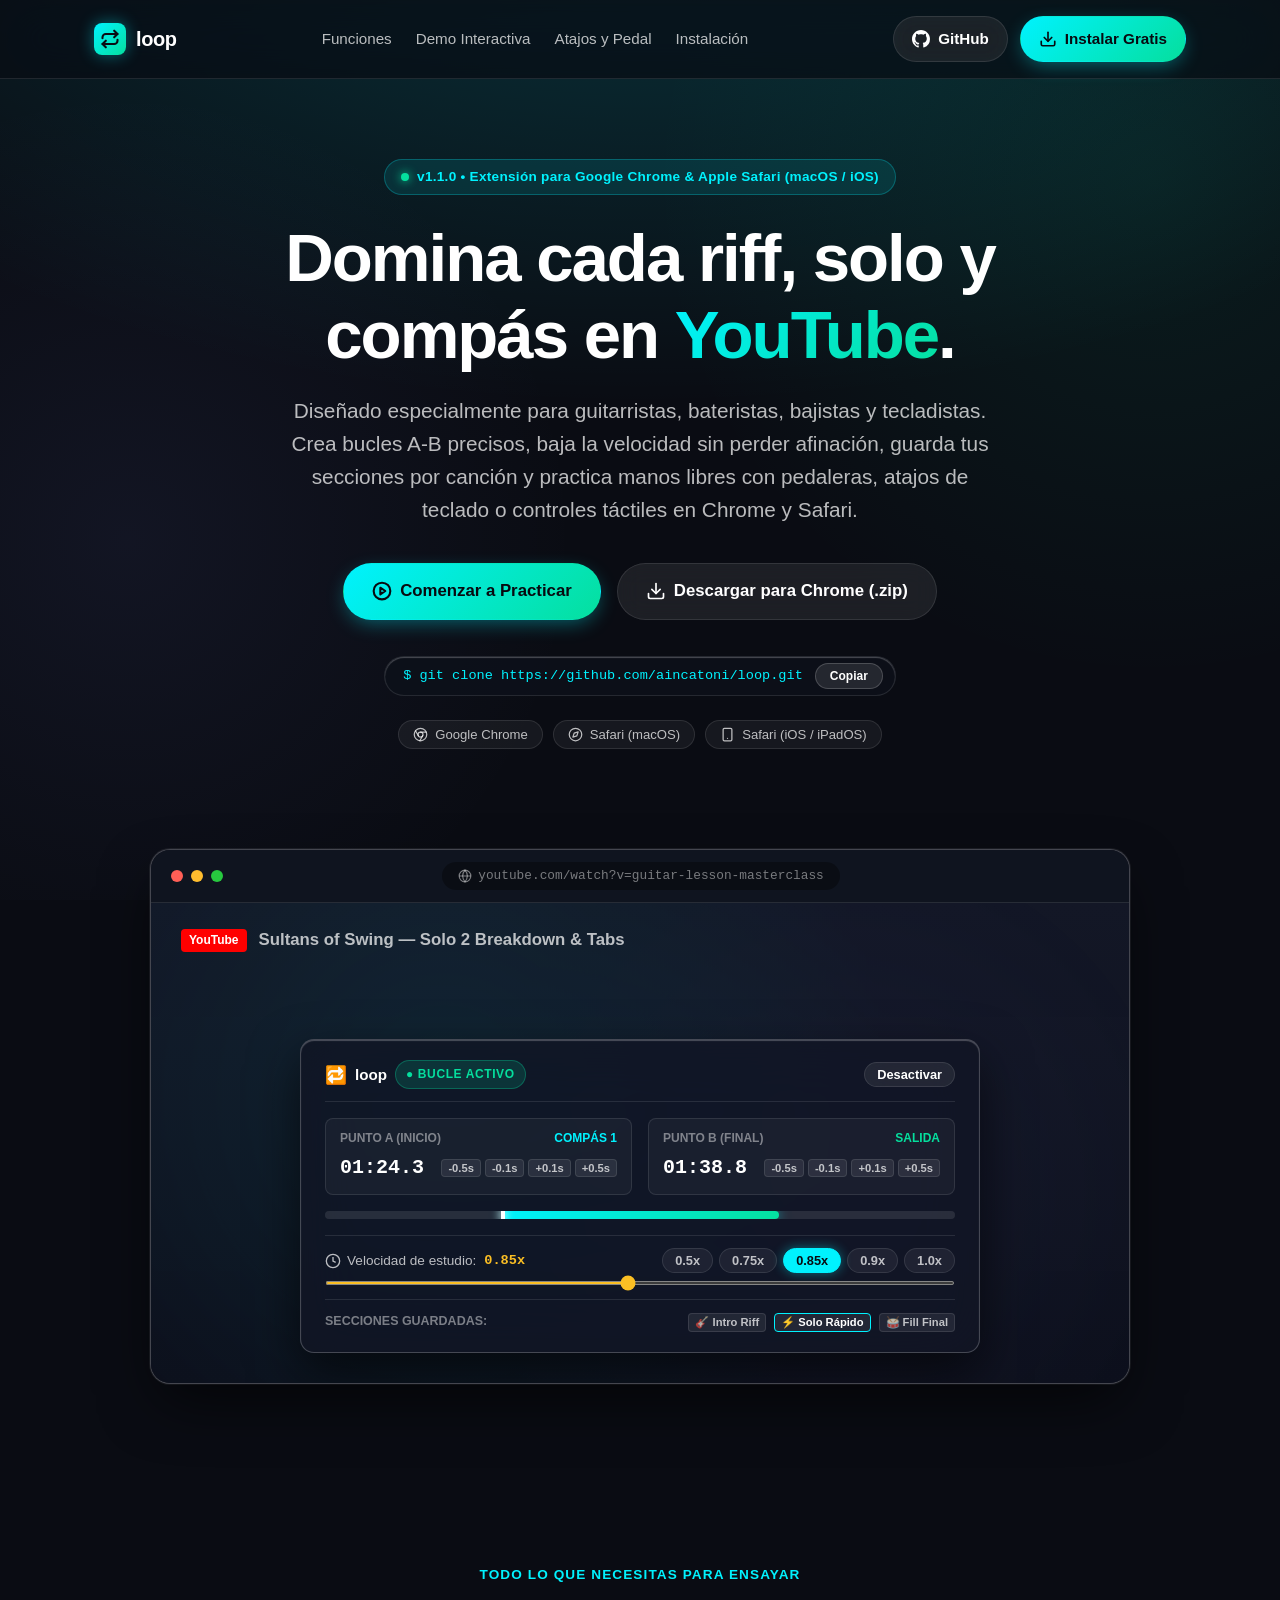
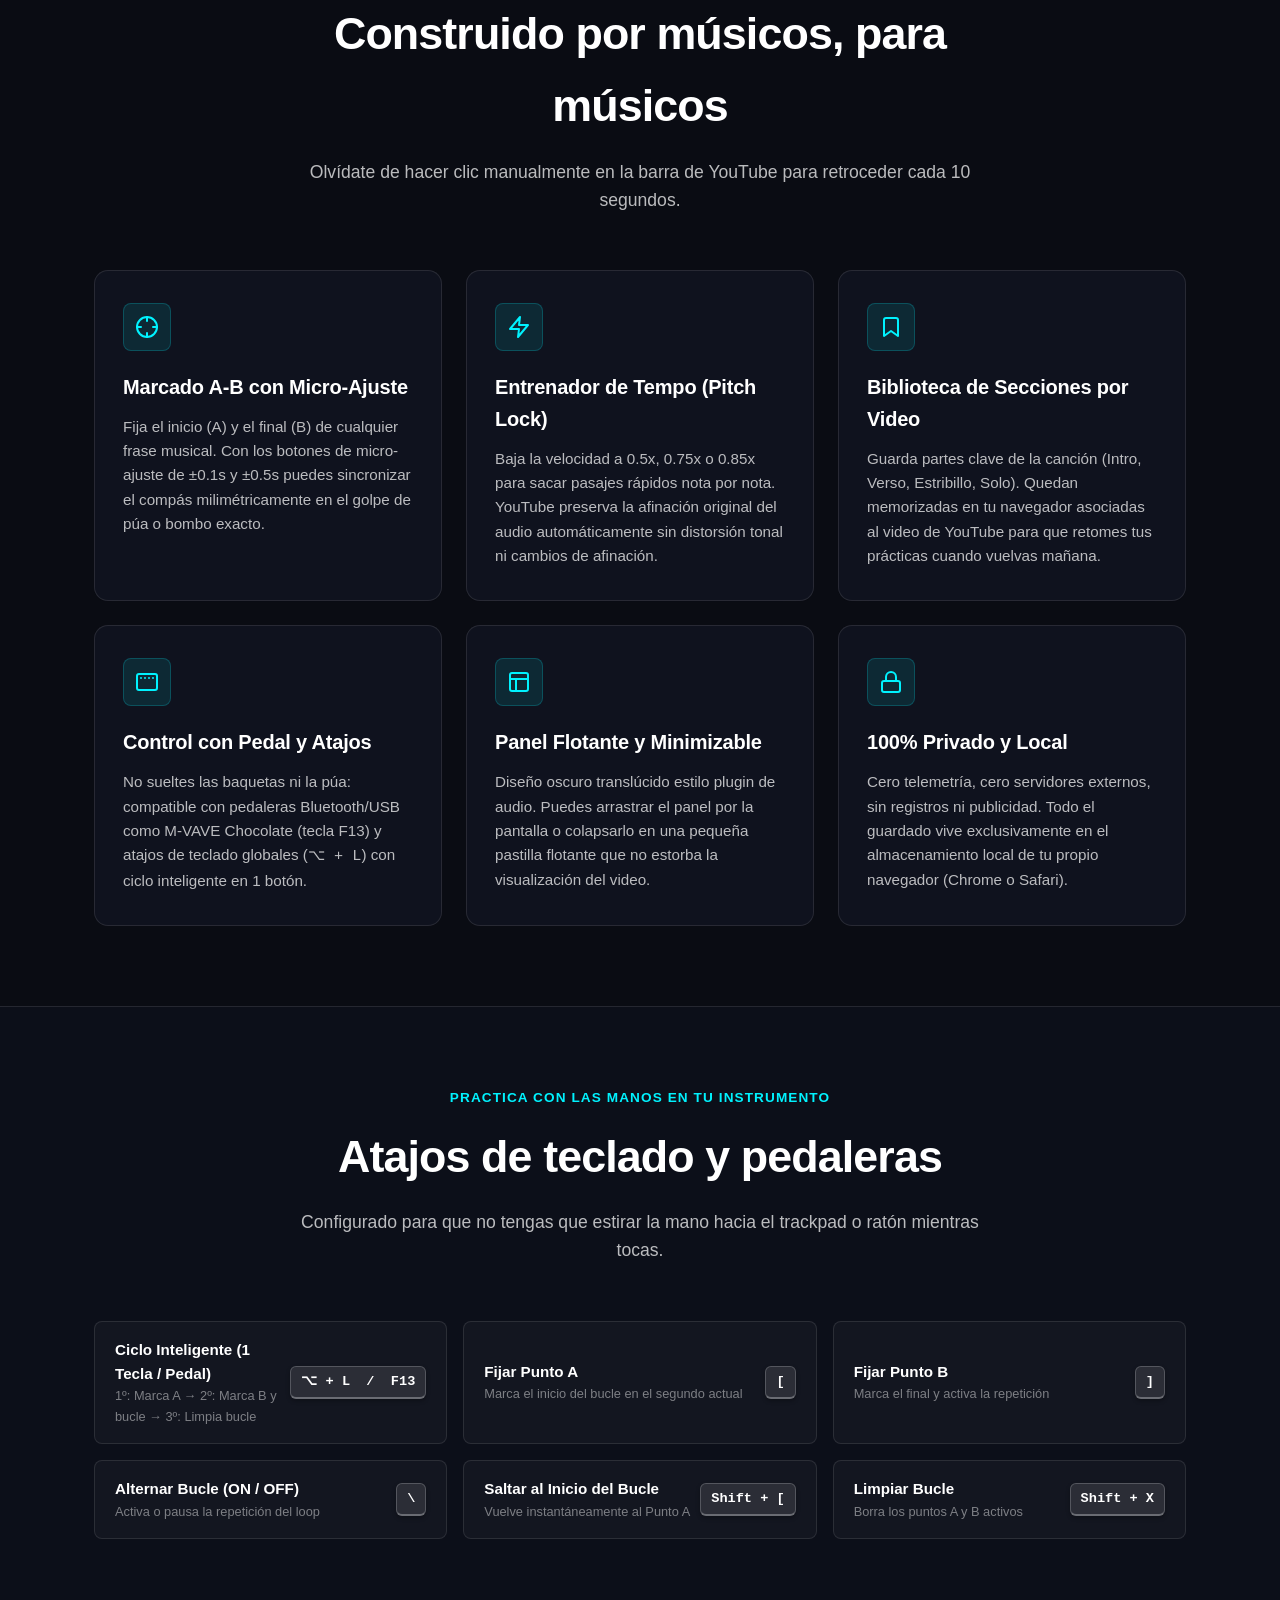
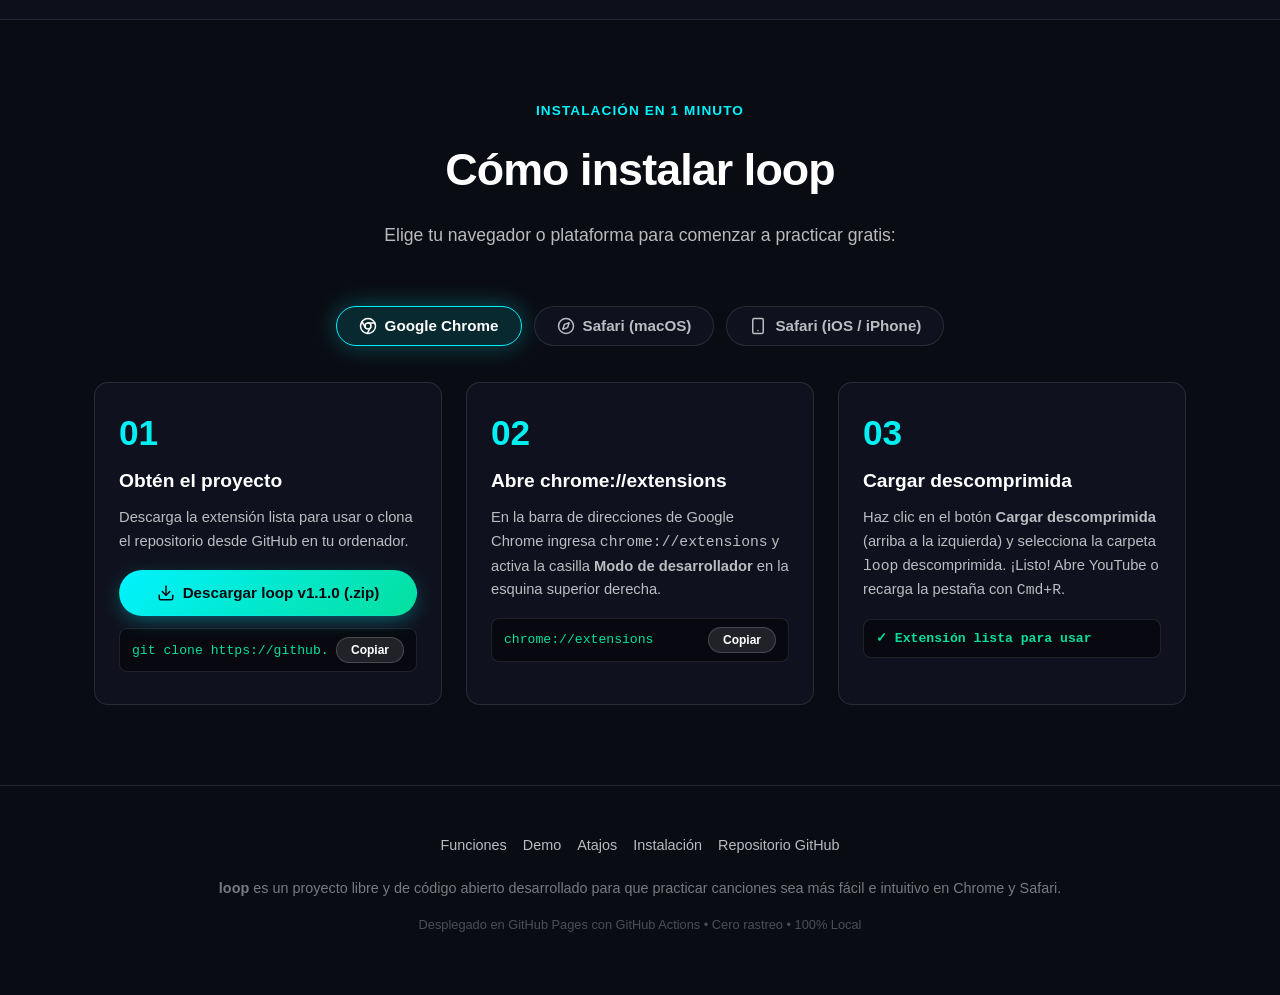
<file: index.html>
<!DOCTYPE html>
<html lang="es">
<head>
  <meta charset="UTF-8">
  <meta name="viewport" content="width=device-width, initial-scale=1.0">
  <title>loop — Practica canciones en YouTube con bucles A-B precisos (Chrome &amp; Safari)</title>
  <meta name="description" content="Extensión para Google Chrome y Apple Safari (macOS / iOS) para músicos: crea bucles A-B exactos, ajusta la velocidad sin perder afinación, guarda secciones y practica manos libres o táctil.">
  <meta property="og:title" content="loop — Domina cada riff, solo y compás en YouTube">
  <meta property="og:description" content="Crea bucles A-B precisos, ajusta la velocidad y guarda secciones para practicar en YouTube con Chrome y Safari.">
  <meta property="og:type" content="website">
  <link rel="icon" type="image/png" href="icons/icon-48.png">
  <link rel="stylesheet" href="landing.css">
</head>
<body>

  <!-- Site Navigation -->
  <header class="site-header">
    <div class="container nav-wrap">
      <a href="#" class="brand-link">
        <div class="brand-icon">
          <svg width="20" height="20" viewBox="0 0 24 24" fill="none" stroke="#0a0c13" stroke-width="2.5" stroke-linecap="round" stroke-linejoin="round">
            <path d="M17 2l4 4-4 4"/>
            <path d="M3 11v-1a4 4 0 0 1 4-4h14"/>
            <path d="M7 22l-4-4 4-4"/>
            <path d="M21 13v1a4 4 0 0 1-4 4H3"/>
          </svg>
        </div>
        <span>loop</span>
      </a>

      <ul class="nav-links">
        <li><a href="#features">Funciones</a></li>
        <li><a href="#demo">Demo Interactiva</a></li>
        <li><a href="#shortcuts">Atajos y Pedal</a></li>
        <li><a href="#install">Instalación</a></li>
      </ul>

      <div class="nav-actions">
        <a href="https://github.com/aincatoni/loop" target="_blank" rel="noopener noreferrer" class="btn btn-secondary">
          <svg width="18" height="18" viewBox="0 0 24 24" fill="currentColor">
            <path d="M12 0C5.37 0 0 5.37 0 12c0 5.31 3.435 9.795 8.205 11.385.6.105.825-.255.825-.57 0-.285-.015-1.23-.015-2.235-3.015.555-3.795-.735-4.035-1.41-.135-.345-.72-1.41-1.23-1.695-.42-.225-1.02-.78-.015-.795.945-.015 1.62.87 1.845 1.23 1.08 1.815 2.805 1.305 3.495.99.105-.78.42-1.305.765-1.605-2.67-.3-5.46-1.335-5.46-5.925 0-1.305.465-2.385 1.23-3.225-.12-.3-.54-1.53.12-3.18 0 0 1.005-.315 3.3 1.23.96-.27 1.98-.405 3-.405s2.04.135 3 .405c2.295-1.56 3.3-1.23 3.3-1.23.66 1.65.24 2.88.12 3.18.765.84 1.23 1.905 1.23 3.225 0 4.605-2.805 5.625-5.475 5.925.435.375.81 1.095.81 2.22 0 1.605-.015 2.895-.015 3.3 0 .315.225.69.825.57A12.02 12.02 0 0024 12c0-6.63-5.37-12-12-12z"/>
          </svg>
          GitHub
        </a>
        <a href="#install" class="btn btn-primary">
          <svg width="18" height="18" viewBox="0 0 24 24" fill="none" stroke="currentColor" stroke-width="2.2" stroke-linecap="round" stroke-linejoin="round">
            <path d="M21 15v4a2 2 0 0 1-2 2H5a2 2 0 0 1-2-2v-4"/>
            <polyline points="7 10 12 15 17 10"/>
            <line x1="12" y1="15" x2="12" y2="3"/>
          </svg>
          Instalar Gratis
        </a>
      </div>
    </div>
  </header>

  <!-- Hero Section -->
  <section class="hero">
    <div class="container">
      <div class="hero-pill">
        <span class="pulse-dot"></span>
        v1.1.0 • Extensión para Google Chrome &amp; Apple Safari (macOS / iOS)
      </div>

      <h1>
        Domina cada riff, solo y compás en <span class="gradient-text">YouTube</span>.
      </h1>

      <p>
        Diseñado especialmente para guitarristas, bateristas, bajistas y tecladistas.
        Crea bucles A-B precisos, baja la velocidad sin perder afinación, guarda tus secciones por canción y practica manos libres con pedaleras, atajos de teclado o controles táctiles en Chrome y Safari.
      </p>
      <div class="hero-cta">
        <a href="#install" class="btn btn-primary btn-lg">
          <svg width="20" height="20" viewBox="0 0 24 24" fill="none" stroke="currentColor" stroke-width="2.5" stroke-linecap="round" stroke-linejoin="round">
            <circle cx="12" cy="12" r="10"></circle>
            <polygon points="10 8 16 12 10 16 10 8"></polygon>
          </svg>
          Comenzar a Practicar
        </a>
        <a href="https://github.com/aincatoni/loop/releases/latest/download/loop-v1.1.0.zip" class="btn btn-secondary btn-lg">
          <svg width="20" height="20" viewBox="0 0 24 24" fill="none" stroke="currentColor" stroke-width="2" stroke-linecap="round" stroke-linejoin="round">
            <path d="M21 15v4a2 2 0 0 1-2 2H5a2 2 0 0 1-2-2v-4"/>
            <polyline points="7 10 12 15 17 10"/>
            <line x1="12" y1="15" x2="12" y2="3"/>
          </svg>
          Descargar para Chrome (.zip)
        </a>
      </div>

      <div class="clone-box">
        <span>$ git clone https://github.com/aincatoni/loop.git</span>
        <button class="clone-btn copy-cmd-btn" data-clipboard="git clone https://github.com/aincatoni/loop.git">
          Copiar
        </button>
      </div>
      <div class="platform-chips">
        <button class="platform-chip" data-target-tab="chrome" type="button">
          <svg width="15" height="15" viewBox="0 0 24 24" fill="none" stroke="currentColor" stroke-width="2" stroke-linecap="round" stroke-linejoin="round">
            <circle cx="12" cy="12" r="10"/><circle cx="12" cy="12" r="4"/><line x1="21.17" y1="8" x2="12" y2="8"/><line x1="3.95" y1="6.06" x2="8.54" y2="14"/><line x1="10.88" y1="21.94" x2="15.46" y2="14"/>
          </svg>
          Google Chrome
        </button>
        <button class="platform-chip" data-target-tab="safari-mac" type="button">
          <svg width="15" height="15" viewBox="0 0 24 24" fill="none" stroke="currentColor" stroke-width="2" stroke-linecap="round" stroke-linejoin="round">
            <circle cx="12" cy="12" r="10"/><polygon points="16.24 7.76 14.12 14.12 7.76 16.24 9.88 9.88 16.24 7.76"/>
          </svg>
          Safari (macOS)
        </button>
        <button class="platform-chip" data-target-tab="safari-ios" type="button">
          <svg width="15" height="15" viewBox="0 0 24 24" fill="none" stroke="currentColor" stroke-width="2" stroke-linecap="round" stroke-linejoin="round">
            <rect x="5" y="2" width="14" height="20" rx="2" ry="2"/><line x1="12" y1="18" x2="12.01" y2="18"/>
          </svg>
          Safari (iOS / iPadOS)
        </button>
      </div>
    </div>
  </section>

  <!-- Interactive Demo / Showcase Section -->
  <section class="container" id="demo">
    <div class="showcase">
      <div class="mockup-header">
        <div class="window-dots">
          <span class="dot-red"></span>
          <span class="dot-yellow"></span>
          <span class="dot-green"></span>
        </div>
        <div class="mockup-url">
          <svg width="14" height="14" viewBox="0 0 24 24" fill="none" stroke="currentColor" stroke-width="2">
            <circle cx="12" cy="12" r="10"/>
            <line x1="2" y1="12" x2="22" y2="12"/>
            <path d="M12 2a15.3 15.3 0 0 1 4 10 15.3 15.3 0 0 1-4 10 15.3 15.3 0 0 1-4-10 15.3 15.3 0 0 1 4-10z"/>
          </svg>
          youtube.com/watch?v=guitar-lesson-masterclass
        </div>
        <div style="width: 50px;"></div>
      </div>

      <div class="mockup-canvas">
        <div class="mockup-video-bg">
          <svg width="120" height="120" viewBox="0 0 24 24" fill="none" stroke="rgba(255,255,255,0.15)" stroke-width="1">
            <polygon points="5 3 19 12 5 21 5 3"></polygon>
          </svg>
        </div>

        <div class="mockup-video-title">
          <span class="yt-badge">YouTube</span>
          <span class="yt-title">Sultans of Swing — Solo 2 Breakdown & Tabs</span>
        </div>

        <!-- The Floating Looper Interface -->
        <div class="mockup-overlay-looper">
          <div class="looper-top-bar">
            <div class="looper-brand-pill">
              <span style="color: var(--accent-cyan); font-size: 1.1rem;">🔁</span>
              <span>loop</span>
              <span class="status-badge mockup-status-badge">● Bucle Activo</span>
            </div>
            <button class="btn btn-secondary mockup-toggle-loop" style="padding: 4px 12px; font-size: 0.8rem;">
              Desactivar
            </button>
          </div>

          <!-- A / B Points with Micro-adjusters -->
          <div class="ab-grid">
            <div class="ab-card">
              <div class="ab-card-label">
                <span>Punto A (Inicio)</span>
                <span style="color: var(--accent-cyan);">Compás 1</span>
              </div>
              <div class="ab-time-row">
                <span class="ab-time mockup-time-a">01:24.3</span>
                <div class="micro-btn-group">
                  <button class="micro-btn mockup-adj" data-target="A" data-delta="-0.5">-0.5s</button>
                  <button class="micro-btn mockup-adj" data-target="A" data-delta="-0.1">-0.1s</button>
                  <button class="micro-btn mockup-adj" data-target="A" data-delta="0.1">+0.1s</button>
                  <button class="micro-btn mockup-adj" data-target="A" data-delta="0.5">+0.5s</button>
                </div>
              </div>
            </div>

            <div class="ab-card">
              <div class="ab-card-label">
                <span>Punto B (Final)</span>
                <span style="color: var(--accent-mint);">Salida</span>
              </div>
              <div class="ab-time-row">
                <span class="ab-time mockup-time-b">01:38.8</span>
                <div class="micro-btn-group">
                  <button class="micro-btn mockup-adj" data-target="B" data-delta="-0.5">-0.5s</button>
                  <button class="micro-btn mockup-adj" data-target="B" data-delta="-0.1">-0.1s</button>
                  <button class="micro-btn mockup-adj" data-target="B" data-delta="0.1">+0.1s</button>
                  <button class="micro-btn mockup-adj" data-target="B" data-delta="0.5">+0.5s</button>
                </div>
              </div>
            </div>
          </div>

          <!-- Visual Track Bar -->
          <div class="looper-track-wrap">
            <div class="looper-track">
              <div class="looper-active-span"></div>
              <div class="looper-playhead"></div>
            </div>
          </div>

          <!-- Tempo Controls -->
          <div class="mockup-tempo-box" style="margin: 16px 0 0; padding-top: 12px; border-top: 1px solid var(--border-subtle); display: flex; flex-direction: column; gap: 8px;">
            <div class="tempo-row" style="margin: 0; padding: 0; border: none;">
              <div class="tempo-label">
                <svg width="16" height="16" viewBox="0 0 24 24" fill="none" stroke="currentColor" stroke-width="2">
                  <circle cx="12" cy="12" r="10"></circle>
                  <polyline points="12 6 12 12 16 14"></polyline>
                </svg>
                <span>Velocidad de estudio:</span>
                <span class="mockup-speed-val" style="color: var(--accent-amber); font-family: var(--font-mono); font-weight: 700; font-size: 0.85rem; margin-left: 2px;">0.85x</span>
              </div>
              <div class="tempo-presets">
                <button class="tempo-pill mockup-tempo-pill" data-speed="0.50">0.5x</button>
                <button class="tempo-pill mockup-tempo-pill" data-speed="0.75">0.75x</button>
                <button class="tempo-pill mockup-tempo-pill active" data-speed="0.85">0.85x</button>
                <button class="tempo-pill mockup-tempo-pill" data-speed="0.90">0.9x</button>
                <button class="tempo-pill mockup-tempo-pill" data-speed="1.00">1.0x</button>
              </div>
            </div>
            <div style="display: flex; align-items: center; width: 100%;">
              <input type="range" class="mockup-speed-slider" min="0.25" max="1.5" step="0.05" value="0.85" style="width: 100%; height: 4px; accent-color: var(--accent-amber); cursor: pointer; background: rgba(255, 255, 255, 0.1); border-radius: 4px; margin: 0;">
            </div>
          </div>

          <!-- Saved Sections Quick Selector -->
          <div style="margin-top: 14px; padding-top: 12px; border-top: 1px solid var(--border-subtle); display: flex; align-items: center; justify-content: space-between; gap: 8px; flex-wrap: wrap;">
            <span style="font-size: 0.78rem; color: var(--text-tertiary); text-transform: uppercase; font-weight: 600;">Secciones guardadas:</span>
            <div style="display: flex; gap: 8px; flex-wrap: wrap;">
              <button class="micro-btn mockup-section-item" data-a="15.0" data-b="32.5">🎸 Intro Riff</button>
              <button class="micro-btn mockup-section-item selected" data-a="84.3" data-b="98.8" style="border-color: var(--accent-cyan); color: #fff;">⚡ Solo Rápido</button>
              <button class="micro-btn mockup-section-item" data-a="130.0" data-b="142.2">🥁 Fill Final</button>
            </div>
          </div>
        </div>
      </div>
    </div>
  </section>

  <!-- Features Section -->
  <section class="section" id="features">
    <div class="container">
      <div class="section-head">
        <div class="section-tag">Todo lo que necesitas para ensayar</div>
        <h2>Construido por músicos, para músicos</h2>
        <p>Olvídate de hacer clic manualmente en la barra de YouTube para retroceder cada 10 segundos.</p>
      </div>

      <div class="features-grid">
        <!-- Feature 1 -->
        <div class="feature-card">
          <div class="feature-icon-wrap">
            <svg width="24" height="24" viewBox="0 0 24 24" fill="none" stroke="currentColor" stroke-width="2" stroke-linecap="round" stroke-linejoin="round">
              <circle cx="12" cy="12" r="10"></circle>
              <line x1="22" y1="12" x2="18" y2="12"></line>
              <line x1="6" y1="12" x2="2" y2="12"></line>
              <line x1="12" y1="6" x2="12" y2="2"></line>
              <line x1="12" y1="22" x2="12" y2="18"></line>
            </svg>
          </div>
          <h3>Marcado A-B con Micro-Ajuste</h3>
          <p>
            Fija el inicio (A) y el final (B) de cualquier frase musical. Con los botones de micro-ajuste de ±0.1s y ±0.5s puedes sincronizar el compás milimétricamente en el golpe de púa o bombo exacto.
          </p>
        </div>

        <!-- Feature 2 -->
        <div class="feature-card">
          <div class="feature-icon-wrap">
            <svg width="24" height="24" viewBox="0 0 24 24" fill="none" stroke="currentColor" stroke-width="2" stroke-linecap="round" stroke-linejoin="round">
              <polygon points="13 2 3 14 12 14 11 22 21 10 12 10 13 2"></polygon>
            </svg>
          </div>
          <h3>Entrenador de Tempo (Pitch Lock)</h3>
          <p>
            Baja la velocidad a 0.5x, 0.75x o 0.85x para sacar pasajes rápidos nota por nota. YouTube preserva la afinación original del audio automáticamente sin distorsión tonal ni cambios de afinación.
          </p>
        </div>

        <!-- Feature 3 -->
        <div class="feature-card">
          <div class="feature-icon-wrap">
            <svg width="24" height="24" viewBox="0 0 24 24" fill="none" stroke="currentColor" stroke-width="2" stroke-linecap="round" stroke-linejoin="round">
              <path d="M19 21l-7-5-7 5V5a2 2 0 0 1 2-2h10a2 2 0 0 1 2 2z"></path>
            </svg>
          </div>
          <h3>Biblioteca de Secciones por Video</h3>
          <p>
            Guarda partes clave de la canción (Intro, Verso, Estribillo, Solo). Quedan memorizadas en tu navegador asociadas al video de YouTube para que retomes tus prácticas cuando vuelvas mañana.
          </p>
        </div>

        <!-- Feature 4 -->
        <div class="feature-card">
          <div class="feature-icon-wrap">
            <svg width="24" height="24" viewBox="0 0 24 24" fill="none" stroke="currentColor" stroke-width="2" stroke-linecap="round" stroke-linejoin="round">
              <rect x="2" y="4" width="20" height="16" rx="2"></rect>
              <line x1="6" y1="8" x2="6" y2="8"></line>
              <line x1="10" y1="8" x2="10" y2="8"></line>
              <line x1="14" y1="8" x2="14" y2="8"></line>
              <line x1="18" y1="8" x2="18" y2="8"></line>
            </svg>
          </div>
          <h3>Control con Pedal y Atajos</h3>
          <p>
            No sueltes las baquetas ni la púa: compatible con pedaleras Bluetooth/USB como M-VAVE Chocolate (tecla F13) y atajos de teclado globales (<code>⌥ + L</code>) con ciclo inteligente en 1 botón.
          </p>
        </div>

        <!-- Feature 5 -->
        <div class="feature-card">
          <div class="feature-icon-wrap">
            <svg width="24" height="24" viewBox="0 0 24 24" fill="none" stroke="currentColor" stroke-width="2" stroke-linecap="round" stroke-linejoin="round">
              <rect x="3" y="3" width="18" height="18" rx="2"></rect>
              <line x1="3" y1="9" x2="21" y2="9"></line>
              <line x1="9" y1="21" x2="9" y2="9"></line>
            </svg>
          </div>
          <h3>Panel Flotante y Minimizable</h3>
          <p>
            Diseño oscuro translúcido estilo plugin de audio. Puedes arrastrar el panel por la pantalla o colapsarlo en una pequeña pastilla flotante que no estorba la visualización del video.
          </p>
        </div>

        <!-- Feature 6 -->
        <div class="feature-card">
          <div class="feature-icon-wrap">
            <svg width="24" height="24" viewBox="0 0 24 24" fill="none" stroke="currentColor" stroke-width="2" stroke-linecap="round" stroke-linejoin="round">
              <rect x="3" y="11" width="18" height="11" rx="2" ry="2"></rect>
              <path d="M7 11V7a5 5 0 0 1 10 0v4"></path>
            </svg>
          </div>
          <h3>100% Privado y Local</h3>
          <p>
            Cero telemetría, cero servidores externos, sin registros ni publicidad. Todo el guardado vive exclusivamente en el almacenamiento local de tu propio navegador (Chrome o Safari).
          </p>
        </div>
      </div>
    </div>
  </section>

  <!-- Hands-free & Shortcuts Section -->
  <section class="section shortcuts-section" id="shortcuts">
    <div class="container">
      <div class="section-head">
        <div class="section-tag">Practica con las manos en tu instrumento</div>
        <h2>Atajos de teclado y pedaleras</h2>
        <p>Configurado para que no tengas que estirar la mano hacia el trackpad o ratón mientras tocas.</p>
      </div>

      <div class="shortcuts-grid">
        <div class="shortcut-item">
          <div class="shortcut-info">
            <span class="shortcut-title">Ciclo Inteligente (1 Tecla / Pedal)</span>
            <span class="shortcut-desc">1º: Marca A &rarr; 2º: Marca B y bucle &rarr; 3º: Limpia bucle</span>
          </div>
          <span class="keycap">⌥ + L &nbsp;/&nbsp; F13</span>
        </div>

        <div class="shortcut-item">
          <div class="shortcut-info">
            <span class="shortcut-title">Fijar Punto A</span>
            <span class="shortcut-desc">Marca el inicio del bucle en el segundo actual</span>
          </div>
          <span class="keycap">[</span>
        </div>

        <div class="shortcut-item">
          <div class="shortcut-info">
            <span class="shortcut-title">Fijar Punto B</span>
            <span class="shortcut-desc">Marca el final y activa la repetición</span>
          </div>
          <span class="keycap">]</span>
        </div>

        <div class="shortcut-item">
          <div class="shortcut-info">
            <span class="shortcut-title">Alternar Bucle (ON / OFF)</span>
            <span class="shortcut-desc">Activa o pausa la repetición del loop</span>
          </div>
          <span class="keycap">\</span>
        </div>

        <div class="shortcut-item">
          <div class="shortcut-info">
            <span class="shortcut-title">Saltar al Inicio del Bucle</span>
            <span class="shortcut-desc">Vuelve instantáneamente al Punto A</span>
          </div>
          <span class="keycap">Shift + [</span>
        </div>

        <div class="shortcut-item">
          <div class="shortcut-info">
            <span class="shortcut-title">Limpiar Bucle</span>
            <span class="shortcut-desc">Borra los puntos A y B activos</span>
          </div>
          <span class="keycap">Shift + X</span>
        </div>
      </div>
    </div>
  </section>

  <!-- Installation Guide Section -->
  <section class="section" id="install">
    <div class="container">
      <div class="section-head">
        <div class="section-tag">Instalación en 1 minuto</div>
        <h2>Cómo instalar loop</h2>
        <p>Elige tu navegador o plataforma para comenzar a practicar gratis:</p>
      </div>

      <div class="install-tabs">
        <button class="install-tab-btn active" data-tab="chrome" type="button">
          <svg width="18" height="18" viewBox="0 0 24 24" fill="none" stroke="currentColor" stroke-width="2" stroke-linecap="round" stroke-linejoin="round">
            <circle cx="12" cy="12" r="10"/><circle cx="12" cy="12" r="4"/><line x1="21.17" y1="8" x2="12" y2="8"/><line x1="3.95" y1="6.06" x2="8.54" y2="14"/><line x1="10.88" y1="21.94" x2="15.46" y2="14"/>
          </svg>
          Google Chrome
        </button>
        <button class="install-tab-btn" data-tab="safari-mac" type="button">
          <svg width="18" height="18" viewBox="0 0 24 24" fill="none" stroke="currentColor" stroke-width="2" stroke-linecap="round" stroke-linejoin="round">
            <circle cx="12" cy="12" r="10"/><polygon points="16.24 7.76 14.12 14.12 7.76 16.24 9.88 9.88 16.24 7.76"/>
          </svg>
          Safari (macOS)
        </button>
        <button class="install-tab-btn" data-tab="safari-ios" type="button">
          <svg width="18" height="18" viewBox="0 0 24 24" fill="none" stroke="currentColor" stroke-width="2" stroke-linecap="round" stroke-linejoin="round">
            <rect x="5" y="2" width="14" height="20" rx="2" ry="2"/><line x1="12" y1="18" x2="12.01" y2="18"/>
          </svg>
          Safari (iOS / iPhone)
        </button>
      </div>

      <!-- Tab Chrome -->
      <div class="install-panel active" id="tab-chrome">
        <div class="steps-wrap">
        <div class="step-card">
          <div class="step-num">01</div>
          <h3>Obtén el proyecto</h3>
          <p>Descarga la extensión lista para usar o clona el repositorio desde GitHub en tu ordenador.</p>
          <a href="https://github.com/aincatoni/loop/releases/latest/download/loop-v1.1.0.zip" class="btn btn-primary" style="width: 100%; margin-bottom: 12px;">
            <svg width="18" height="18" viewBox="0 0 24 24" fill="none" stroke="currentColor" stroke-width="2" stroke-linecap="round" stroke-linejoin="round">
              <path d="M21 15v4a2 2 0 0 1-2 2H5a2 2 0 0 1-2-2v-4"/>
              <polyline points="7 10 12 15 17 10"/>
              <line x1="12" y1="15" x2="12" y2="3"/>
            </svg>
            Descargar loop v1.1.0 (.zip)
          </a>
          <div class="code-snippet">
            <span>git clone https://github.com/aincatoni/loop.git</span>
            <button class="clone-btn copy-cmd-btn" data-clipboard="git clone https://github.com/aincatoni/loop.git">Copiar</button>
          </div>
        </div>

        <div class="step-card">
          <div class="step-num">02</div>
          <h3>Abre chrome://extensions</h3>
          <p>
            En la barra de direcciones de Google Chrome ingresa <code>chrome://extensions</code> y activa la casilla <strong>Modo de desarrollador</strong> en la esquina superior derecha.
          </p>
          <div class="code-snippet">
            <span>chrome://extensions</span>
            <button class="clone-btn copy-cmd-btn" data-clipboard="chrome://extensions">Copiar</button>
          </div>
        </div>

        <div class="step-card">
          <div class="step-num">03</div>
          <h3>Cargar descomprimida</h3>
          <p>
            Haz clic en el botón <strong>Cargar descomprimida</strong> (arriba a la izquierda) y selecciona la carpeta <code>loop</code> descomprimida. ¡Listo! Abre YouTube o recarga la pestaña con <code>Cmd+R</code>.
          </p>
          <div class="code-snippet" style="color: var(--accent-mint); font-weight: 600;">
            <span>✓ Extensión lista para usar</span>
          </div>
        </div>
      </div>
    </div>

      <!-- Tab Safari macOS -->
      <div class="install-panel" id="tab-safari-mac">
        <div class="steps-wrap">
        <div class="step-card">
          <div class="step-num">01</div>
          <h3>Clona el repositorio</h3>
          <p>Abre tu terminal y clona el proyecto en tu Mac. Requiere tener Xcode o Command Line Tools instalados.</p>
          <div class="code-snippet" style="margin-bottom: 12px;">
            <span>git clone https://github.com/aincatoni/loop.git</span>
            <button class="clone-btn copy-cmd-btn" data-clipboard="git clone https://github.com/aincatoni/loop.git">Copiar</button>
          </div>
          <div class="code-snippet">
            <span>cd loop</span>
            <button class="clone-btn copy-cmd-btn" data-clipboard="cd loop">Copiar</button>
          </div>
        </div>

        <div class="step-card">
          <div class="step-num">02</div>
          <h3>Compila con 1 comando</h3>
          <p>
            Ejecuta el script de construcción rápida. Compila la app complementaria nativa y la registra en Safari en segundos:
          </p>
          <div class="code-snippet" style="margin-bottom: 12px;">
            <span>./build-safari.sh</span>
            <button class="clone-btn copy-cmd-btn" data-clipboard="./build-safari.sh">Copiar</button>
          </div>
          <p style="font-size: 0.82rem; color: var(--text-tertiary); margin: 0;">
            (O abre <code>Safari/Loop.xcodeproj</code> en Xcode y presiona <code>Cmd + R</code> con el esquema macOS).
          </p>
        </div>

        <div class="step-card">
          <div class="step-num">03</div>
          <h3>Activa en Safari</h3>
          <p>
            1. En Safari: <strong>Ajustes ➔ Avanzado</strong>, marca <em>Mostrar funciones para desarrolladores</em>.<br>
            2. En el menú superior <strong>Desarrollo</strong>, activa <strong>Permitir extensiones no firmadas</strong>.<br>
            3. En <strong>Ajustes ➔ Extensiones</strong>, marca <strong>loop</strong> y otorga permisos para <code>youtube.com</code>.
          </p>
          <div class="code-snippet" style="color: var(--accent-cyan); font-weight: 600;">
            <span>✓ Extensión activa en Safari macOS</span>
          </div>
        </div>
      </div>
    </div>

      <!-- Tab Safari iOS -->
      <div class="install-panel" id="tab-safari-ios">
        <div class="steps-wrap">
        <div class="step-card">
          <div class="step-num">01</div>
          <h3>Modo desarrollador en iPhone</h3>
          <p>
            Conecta tu iPhone/iPad a tu Mac. En tu dispositivo ve a:
            <strong>Ajustes ➔ Privacidad y seguridad ➔ Modo de desarrollador</strong>, actívalo y reinicia cuando lo solicite.
          </p>
          <div class="code-snippet">
            <span>Ajustes > Privacidad > Modo desarrollador</span>
          </div>
        </div>

        <div class="step-card">
          <div class="step-num">02</div>
          <h3>Instalar desde Xcode</h3>
          <p>
            Abre el proyecto en Xcode, selecciona el esquema <strong>Loop (iOS)</strong> y elige tu iPhone conectado. Asigna tu Apple ID personal gratuito en <em>Signing &amp; Capabilities</em> y pulsa <strong>Run (Cmd + R)</strong>.
          </p>
          <div class="code-snippet">
            <span>open Safari/Loop.xcodeproj</span>
            <button class="clone-btn copy-cmd-btn" data-clipboard="open Safari/Loop.xcodeproj">Copiar</button>
          </div>
        </div>

        <div class="step-card">
          <div class="step-num">03</div>
          <h3>Activar en Safari iOS</h3>
          <p>
            En tu iPhone ve a <strong>Ajustes ➔ Safari ➔ Extensiones</strong>, activa <strong>loop</strong> y permite en <code>youtube.com</code>. ¡Abre YouTube en Safari móvil y practica con controles táctiles!
          </p>
          <div class="code-snippet" style="color: var(--accent-mint); font-weight: 600;">
            <span>✓ Práctica táctil en iPhone y iPad</span>
          </div>
        </div>
      </div>
    </div>
  </div>
</section>

  <!-- Footer -->
  <footer class="site-footer">
    <div class="container">
      <div class="footer-links">
        <a href="#features">Funciones</a>
        <a href="#demo">Demo</a>
        <a href="#shortcuts">Atajos</a>
        <a href="#install">Instalación</a>
        <a href="https://github.com/aincatoni/loop" target="_blank" rel="noopener noreferrer">Repositorio GitHub</a>
      </div>
      <p>
        <strong>loop</strong> es un proyecto libre y de código abierto desarrollado para que practicar canciones sea más fácil e intuitivo en Chrome y Safari.
      </p>
      <p style="margin-top: 8px; font-size: 0.8rem; opacity: 0.6;">
        Desplegado en GitHub Pages con GitHub Actions &bull; Cero rastreo &bull; 100% Local
      </p>
    </div>
  </footer>

  <script src="landing.js"></script>
</body>
</html>
</file>
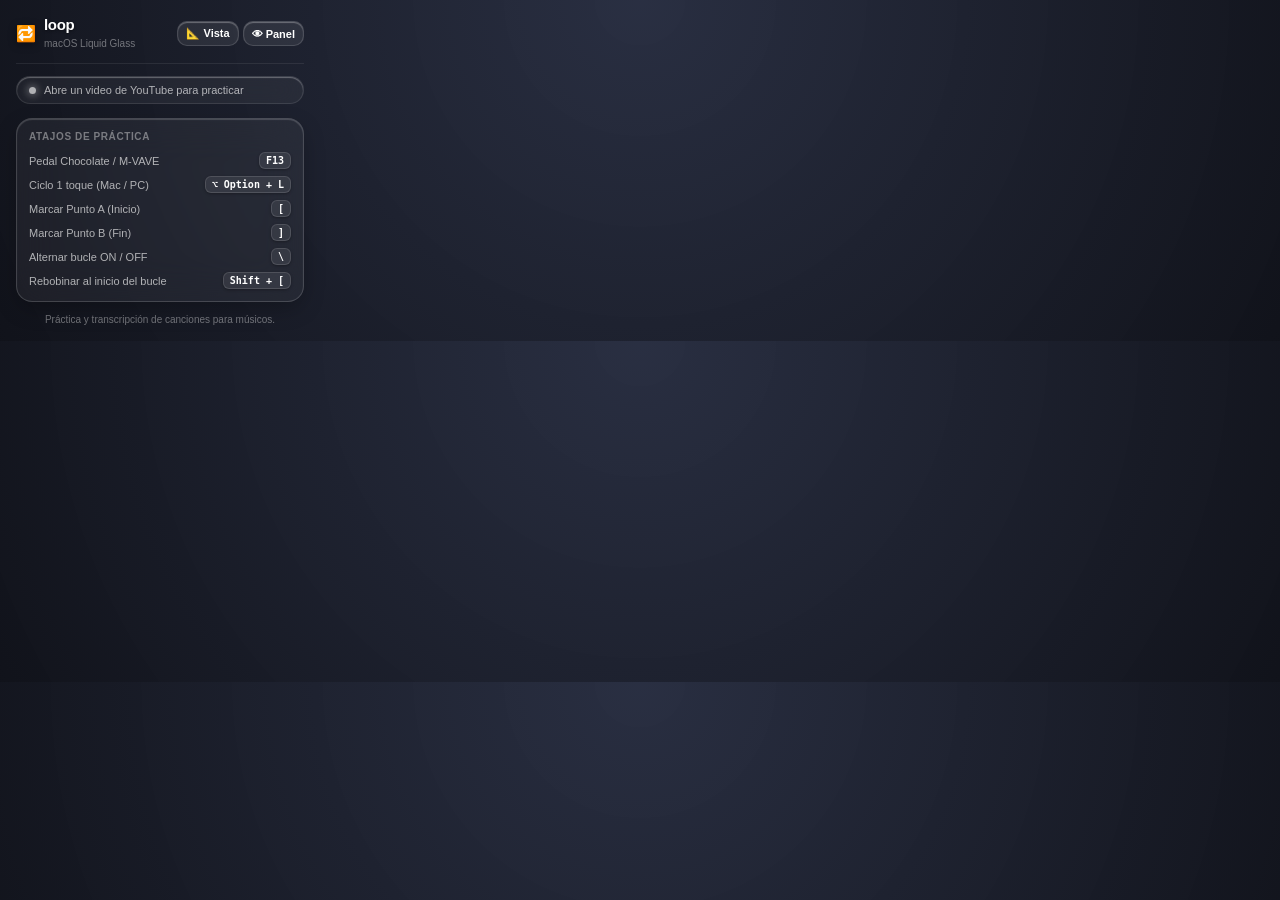
<file: popup.html>
<!DOCTYPE html>
<html lang="es">
<head>
  <meta charset="UTF-8">
  <meta name="viewport" content="width=device-width, initial-scale=1.0">
  <title>Loop</title>
  <style>
    :root {
      --glass-bg: rgba(20, 24, 38, 0.75);
      --glass-card: rgba(255, 255, 255, 0.05);
      --glass-border: rgba(255, 255, 255, 0.16);
      --glass-shine: inset 0 1px 1px rgba(255, 255, 255, 0.3);
      --accent-cyan: #00f2fe;
      --accent-mint: #05df9e;
      --text-primary: #ffffff;
      --text-secondary: rgba(255, 255, 255, 0.65);
      --text-tertiary: rgba(255, 255, 255, 0.4);
    }

    body {
      margin: 0;
      padding: 16px;
      width: 320px;
      font-family: -apple-system, BlinkMacSystemFont, "SF Pro Display", "SF Pro Text", "Segoe UI", sans-serif;
      background: radial-gradient(circle at 50% 0%, rgba(30, 36, 56, 0.95) 0%, rgba(12, 14, 22, 0.98) 100%);
      color: var(--text-primary);
      box-sizing: border-box;
      user-select: none;
      -webkit-font-smoothing: antialiased;
    }

    .header {
      display: flex;
      align-items: center;
      justify-content: space-between;
      padding-bottom: 12px;
      margin-bottom: 12px;
      border-bottom: 1px solid rgba(255, 255, 255, 0.08);
    }

    .brand {
      display: flex;
      align-items: center;
      gap: 8px;
    }

    .logo {
      font-size: 16px;
      filter: drop-shadow(0 2px 4px rgba(0, 0, 0, 0.4));
    }

    .title-group h1 {
      margin: 0;
      font-size: 15px;
      font-weight: 700;
      letter-spacing: -0.02em;
      color: #ffffff;
      text-shadow: 0 1px 3px rgba(0, 0, 0, 0.4);
    }

    .version {
      font-size: 10px;
      font-weight: 500;
      color: var(--text-tertiary);
    }

    .status-banner {
      border-radius: 9999px;
      padding: 7px 12px;
      font-size: 11px;
      font-weight: 500;
      display: flex;
      align-items: center;
      gap: 8px;
      margin-bottom: 14px;
      backdrop-filter: blur(16px);
      -webkit-backdrop-filter: blur(16px);
      transition: all 0.25s ease;
    }

    .status-active {
      background: rgba(5, 223, 158, 0.12);
      border: 1px solid rgba(5, 223, 158, 0.35);
      color: #34d399;
      box-shadow: 0 4px 16px -4px rgba(5, 223, 158, 0.25), var(--glass-shine);
    }

    .status-inactive {
      background: rgba(255, 255, 255, 0.05);
      border: 1px solid rgba(255, 255, 255, 0.1);
      color: var(--text-secondary);
      box-shadow: var(--glass-shine);
    }

    .status-dot {
      width: 7px;
      height: 7px;
      border-radius: 50%;
      background: currentColor;
      box-shadow: 0 0 8px currentColor;
    }

    /* Glass Cards */
    .card {
      background: var(--glass-card);
      border: 1px solid var(--glass-border);
      border-radius: 16px;
      padding: 12px;
      margin-bottom: 12px;
      box-shadow: inset 0 1px 1px 0 rgba(255, 255, 255, 0.18), 0 8px 24px -4px rgba(0, 0, 0, 0.3);
      backdrop-filter: blur(20px);
      -webkit-backdrop-filter: blur(20px);
    }

    .card-title {
      font-size: 10px;
      font-weight: 600;
      text-transform: uppercase;
      letter-spacing: 0.06em;
      color: var(--text-tertiary);
      margin-bottom: 10px;
    }

    .times-row {
      display: flex;
      justify-content: space-around;
      margin-bottom: 12px;
      font-family: ui-monospace, "SF Mono", Menlo, monospace;
      font-variant-numeric: tabular-nums;
      font-size: 17px;
      font-weight: 700;
      letter-spacing: -0.02em;
    }

    .time-badge {
      display: flex;
      flex-direction: column;
      align-items: center;
      gap: 3px;
    }

    .time-lbl {
      font-size: 10px;
      font-weight: 500;
      color: var(--text-tertiary);
      font-family: -apple-system, sans-serif;
      text-transform: uppercase;
      letter-spacing: 0.04em;
    }

    .action-btn-row {
      display: flex;
      gap: 6px;
    }

    button.popup-btn {
      flex: 1;
      padding: 8px 6px;
      background: rgba(255, 255, 255, 0.08);
      border: 1px solid rgba(255, 255, 255, 0.14);
      color: var(--text-primary);
      font-size: 11px;
      font-weight: 600;
      border-radius: 10px;
      cursor: pointer;
      box-shadow: var(--glass-shine);
      transition: all 0.2s cubic-bezier(0.16, 1, 0.3, 1);
    }

    button.popup-btn:hover {
      background: rgba(255, 255, 255, 0.18);
      border-color: rgba(255, 255, 255, 0.3);
      transform: translateY(-1px);
    }

    button.popup-btn:active {
      transform: scale(0.97);
    }

    button.popup-btn.active {
      background: linear-gradient(135deg, rgba(5, 223, 158, 0.85) 0%, rgba(16, 185, 129, 0.9) 100%);
      color: #ffffff;
      border-color: rgba(255, 255, 255, 0.4);
      box-shadow: 0 4px 16px rgba(5, 223, 158, 0.4), inset 0 1px 1px rgba(255, 255, 255, 0.5);
    }

    /* Shortcuts List */
    .shortcuts-list {
      display: flex;
      flex-direction: column;
      gap: 7px;
      font-size: 11px;
    }

    .shortcut-row {
      display: flex;
      justify-content: space-between;
      align-items: center;
      color: var(--text-secondary);
    }

    kbd {
      background: rgba(255, 255, 255, 0.08);
      border: 1px solid rgba(255, 255, 255, 0.12);
      border-radius: 6px;
      padding: 2px 6px;
      font-size: 10px;
      font-family: ui-monospace, "SF Mono", Menlo, monospace;
      font-weight: 600;
      color: #ffffff;
      box-shadow: 0 1px 3px rgba(0, 0, 0, 0.3);
    }

    .footer {
      font-size: 10px;
      color: var(--text-tertiary);
      text-align: center;
      margin-top: 8px;
    }
  </style>
</head>
<body>
  <div class="header">
    <div class="brand">
      <span class="logo">🔁</span>
      <div class="title-group">
        <h1>loop</h1>
        <span class="version">macOS Liquid Glass</span>
      </div>
    </div>
    <div style="display: flex; gap: 4px;">
      <button class="popup-btn" id="btn-switch-mode" style="flex: initial; padding: 5px 8px; font-size: 11px;" title="Alternar entre vista intermedia y completa">
        📐 Vista
      </button>
      <button class="popup-btn" id="btn-toggle-widget" style="flex: initial; padding: 5px 8px; font-size: 11px;" title="Mostrar u ocultar el panel en el video">
        👁 Panel
      </button>
    </div>
  </div>

  <div id="status-container" class="status-banner status-inactive">
    <span class="status-dot"></span>
    <span id="status-text">Abre un video de YouTube para practicar</span>
  </div>

  <!-- Controles Rápidos -->
  <div class="card" id="quick-controls" style="display: none;">
    <div class="card-title">Bucle Actual</div>
    <div class="times-row">
      <div class="time-badge">
        <span class="time-lbl">Inicio (A)</span>
        <span id="popup-time-a">--:--.--</span>
      </div>
      <div class="time-badge">
        <span class="time-lbl">Fin (B)</span>
        <span id="popup-time-b">--:--.--</span>
      </div>
    </div>
    <div class="action-btn-row">
      <button class="popup-btn" id="btn-set-a">Fijar A</button>
      <button class="popup-btn" id="btn-set-b">Fijar B</button>
      <button class="popup-btn" id="btn-toggle-loop">🔁 Bucle</button>
      <button class="popup-btn" id="btn-clear">✕ Limpiar</button>
    </div>
  </div>

  <!-- Atajos de Teclado y Pedal -->
  <div class="card">
    <div class="card-title">Atajos de Práctica</div>
    <div class="shortcuts-list">
      <div class="shortcut-row">
        <span>Pedal Chocolate / M-VAVE</span>
        <kbd>F13</kbd>
      </div>
      <div class="shortcut-row">
        <span>Ciclo 1 toque (Mac / PC)</span>
        <kbd>⌥ Option + L</kbd>
      </div>
      <div class="shortcut-row">
        <span>Marcar Punto A (Inicio)</span>
        <kbd>[</kbd>
      </div>
      <div class="shortcut-row">
        <span>Marcar Punto B (Fin)</span>
        <kbd>]</kbd>
      </div>
      <div class="shortcut-row">
        <span>Alternar bucle ON / OFF</span>
        <kbd>\</kbd>
      </div>
      <div class="shortcut-row">
        <span>Rebobinar al inicio del bucle</span>
        <kbd>Shift + [</kbd>
      </div>
    </div>
  </div>

  <div class="footer">
    Práctica y transcripción de canciones para músicos.
  </div>

  <script src="popup.js"></script>
</body>
</html>
</file>
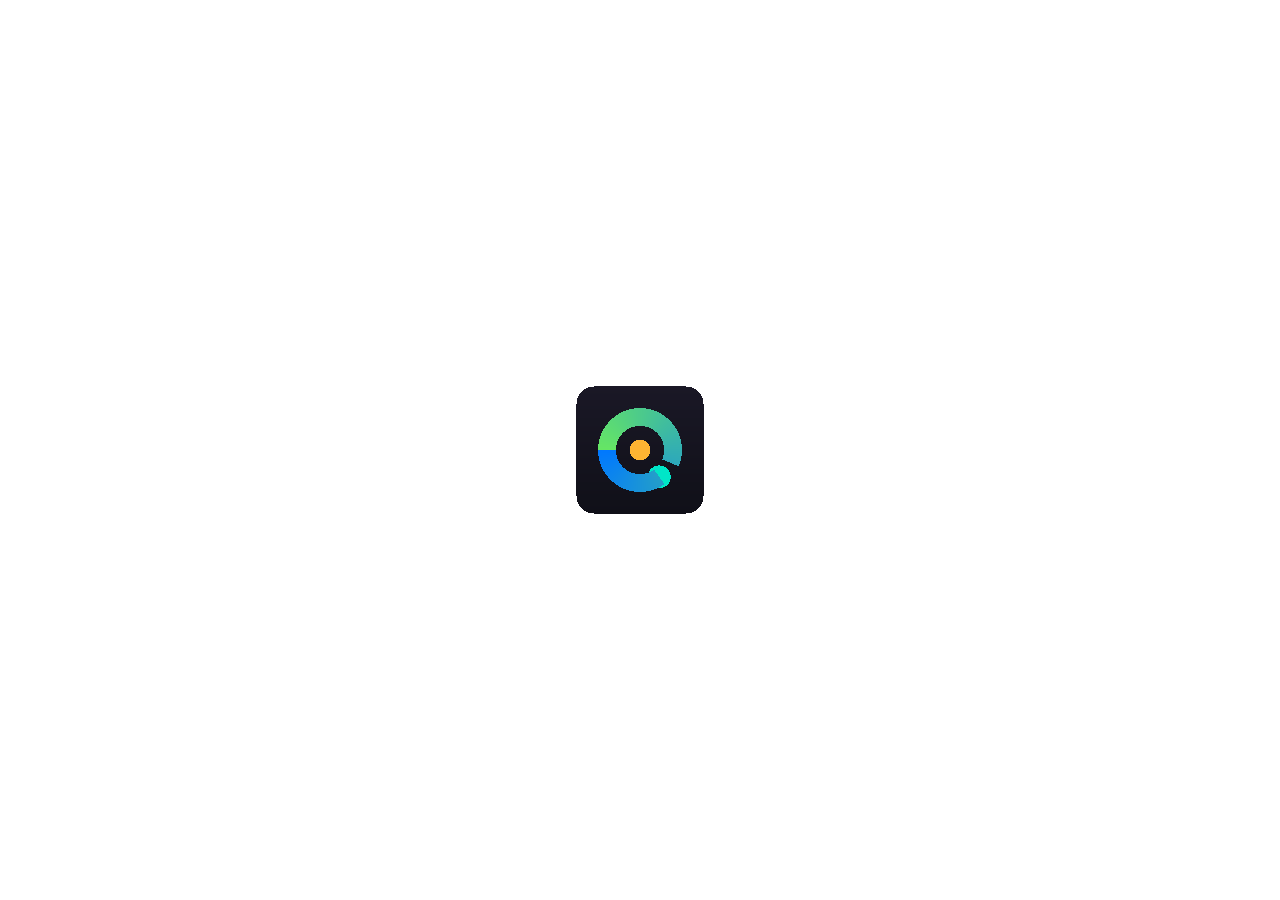
<file: Safari/Shared (App)/Resources/Base.lproj/Main.html>
<!DOCTYPE html>
<html>
<head>
    <meta http-equiv="Content-Type" content="text/html; charset=utf-8">
    <meta http-equiv="Content-Security-Policy" content="default-src 'self'">

    <meta name="viewport" content="width=device-width, initial-scale=1, user-scalable=no">

    <link rel="stylesheet" href="../Style.css">
    <script src="../Script.js" defer></script>
</head>
<body>
    <img src="../Icon.png" width="128" height="128" alt="Loop Icon">
    <p class="platform-ios">You can turn on Loop’s Safari extension in Settings.</p>
    <p class="platform-mac state-unknown">You can turn on Loop’s extension in Safari Extensions preferences.</p>
    <p class="platform-mac state-on">Loop’s extension is currently on. You can turn it off in Safari Extensions preferences.</p>
    <p class="platform-mac state-off">Loop’s extension is currently off. You can turn it on in Safari Extensions preferences.</p>
    <button class="platform-mac open-preferences">Quit and Open Safari Extensions Preferences…</button>
</body>
</html>
</file>
<file: landing.css>
/* ==========================================================================
   loop — Landing Page Stylesheet
   Modern macOS Liquid Glass & Dark Stage Aesthetic for Musicians
   ========================================================================== */

:root {
  --font-sans: -apple-system, BlinkMacSystemFont, "SF Pro Display", "SF Pro Text", "Inter", "Segoe UI", Roboto, sans-serif;
  --font-mono: "SF Mono", "JetBrains Mono", Menlo, Monaco, Consolas, monospace;

  /* Color Palette */
  --bg-dark: #0a0c13;
  --bg-card: rgba(18, 22, 35, 0.72);
  --bg-card-hover: rgba(24, 30, 48, 0.85);
  --border-subtle: rgba(255, 255, 255, 0.1);
  --border-highlight: rgba(255, 255, 255, 0.22);

  --accent-cyan: #00f2fe;
  --accent-mint: #05df9e;
  --accent-emerald: #10b981;
  --accent-amber: #fbbf24;
  --accent-purple: #818cf8;

  --gradient-brand: linear-gradient(135deg, #00f2fe 0%, #05df9e 100%);
  --gradient-glow: radial-gradient(circle, rgba(0, 242, 254, 0.15) 0%, rgba(5, 223, 158, 0.04) 50%, transparent 70%);

  --text-primary: #ffffff;
  --text-secondary: rgba(255, 255, 255, 0.72);
  --text-tertiary: rgba(255, 255, 255, 0.45);

  --glass-shadow: 0 24px 60px -12px rgba(0, 0, 0, 0.7), 0 0 0 1px rgba(255, 255, 255, 0.08);
  --glass-shine: inset 0 1px 1px 0 rgba(255, 255, 255, 0.25);
  --radius-sm: 8px;
  --radius-md: 14px;
  --radius-lg: 20px;
  --radius-full: 9999px;
}

/* Base Reset & Typography */
html {
  scroll-behavior: smooth;
  box-sizing: border-box;
  overflow-x: hidden;
}

*, *::before, *::after {
  box-sizing: inherit;
}

body {
  margin: 0;
  padding: 0;
  font-family: var(--font-sans);
  background-color: var(--bg-dark);
  color: var(--text-primary);
  line-height: 1.6;
  -webkit-font-smoothing: antialiased;
  -moz-osx-font-smoothing: grayscale;
  overflow-x: hidden;
  background-image:
    radial-gradient(ellipse 80% 60% at 50% -15%, rgba(0, 242, 254, 0.18), transparent),
    radial-gradient(circle 500px at 90% 20%, rgba(5, 223, 158, 0.08), transparent),
    radial-gradient(circle 450px at 10% 60%, rgba(129, 140, 248, 0.07), transparent);
  background-attachment: fixed;
}

@supports (-webkit-touch-callout: none) {
  body {
    background-attachment: scroll;
  }
}

/* Container */
.container {
  width: 100%;
  max-width: 1140px;
  margin: 0 auto;
  padding: 0 24px;
}

/* Header & Nav */
.site-header {
  position: sticky;
  top: 0;
  z-index: 100;
  backdrop-filter: blur(24px) saturate(180%);
  -webkit-backdrop-filter: blur(24px) saturate(180%);
  background: rgba(10, 12, 19, 0.75);
  border-bottom: 1px solid var(--border-subtle);
  padding: 16px 0;
  transition: all 0.3s ease;
}

.nav-wrap {
  display: flex;
  align-items: center;
  justify-content: space-between;
}

.brand-link {
  display: flex;
  align-items: center;
  gap: 10px;
  text-decoration: none;
  color: #fff;
  font-weight: 700;
  font-size: 1.25rem;
  letter-spacing: -0.02em;
}

.brand-icon {
  width: 32px;
  height: 32px;
  border-radius: var(--radius-sm);
  display: flex;
  align-items: center;
  justify-content: center;
  background: var(--gradient-brand);
  box-shadow: 0 0 16px rgba(0, 242, 254, 0.4);
}

.nav-links {
  display: flex;
  align-items: center;
  gap: 24px;
  list-style: none;
  margin: 0;
  padding: 0;
}

.nav-links a {
  text-decoration: none;
  color: var(--text-secondary);
  font-size: 0.95rem;
  font-weight: 500;
  transition: color 0.2s ease;
}

.nav-links a:hover {
  color: #fff;
}

.nav-actions {
  display: flex;
  align-items: center;
  gap: 12px;
}

/* Buttons */
.btn {
  display: inline-flex;
  align-items: center;
  justify-content: center;
  gap: 8px;
  padding: 10px 18px;
  font-size: 0.95rem;
  font-weight: 600;
  border-radius: var(--radius-full);
  text-decoration: none;
  cursor: pointer;
  transition: all 0.25s cubic-bezier(0.16, 1, 0.3, 1);
  border: 1px solid transparent;
}

.btn-primary {
  background: var(--gradient-brand);
  color: #080a10;
  box-shadow: 0 6px 20px -4px rgba(0, 242, 254, 0.4);
}

.btn-primary:hover {
  transform: translateY(-2px);
  box-shadow: 0 10px 28px -4px rgba(0, 242, 254, 0.6);
}

.btn-secondary {
  background: rgba(255, 255, 255, 0.08);
  color: #ffffff;
  border-color: var(--border-subtle);
  backdrop-filter: blur(12px);
}

.btn-secondary:hover {
  background: rgba(255, 255, 255, 0.14);
  border-color: var(--border-highlight);
  transform: translateY(-2px);
}

.btn-lg {
  padding: 14px 28px;
  font-size: 1.05rem;
}

/* Hero Section */
.hero {
  padding: 80px 0 60px;
  text-align: center;
  position: relative;
}

.hero-pill {
  display: inline-flex;
  align-items: center;
  gap: 8px;
  background: rgba(0, 242, 254, 0.1);
  border: 1px solid rgba(0, 242, 254, 0.25);
  padding: 6px 16px;
  border-radius: var(--radius-full);
  font-size: 0.85rem;
  font-weight: 600;
  color: var(--accent-cyan);
  margin-bottom: 24px;
  letter-spacing: 0.02em;
}

.pulse-dot {
  width: 8px;
  height: 8px;
  border-radius: 50%;
  background: var(--accent-mint);
  box-shadow: 0 0 10px var(--accent-mint);
  animation: pulse 2s infinite;
}

@keyframes pulse {
  0%, 100% { opacity: 1; transform: scale(1); }
  50% { opacity: 0.4; transform: scale(0.85); }
}

.hero h1 {
  font-size: clamp(2.4rem, 5.5vw, 4.2rem);
  font-weight: 800;
  line-height: 1.15;
  letter-spacing: -0.03em;
  margin: 0 auto 20px;
  max-width: 900px;
}

.gradient-text {
  background: var(--gradient-brand);
  -webkit-background-clip: text;
  -webkit-text-fill-color: transparent;
  display: inline-block;
}

.hero p {
  font-size: clamp(1.1rem, 2vw, 1.3rem);
  color: var(--text-secondary);
  max-width: 720px;
  margin: 0 auto 36px;
  font-weight: 400;
}

.hero-cta {
  display: flex;
  align-items: center;
  justify-content: center;
  gap: 16px;
  flex-wrap: wrap;
  margin-bottom: 36px;
}

.clone-box {
  display: inline-flex;
  align-items: center;
  background: rgba(14, 17, 27, 0.85);
  border: 1px solid var(--border-subtle);
  border-radius: var(--radius-full);
  padding: 6px 12px 6px 18px;
  font-family: var(--font-mono);
  font-size: 0.85rem;
  color: var(--accent-cyan);
  gap: 12px;
  box-shadow: var(--glass-shine);
  max-width: 100%;
}

.clone-box > span {
  flex: 1 1 auto;
  min-width: 0;
  white-space: nowrap;
  overflow-x: auto;
  scrollbar-width: none;
}

.clone-box > span::-webkit-scrollbar {
  display: none;
}

.clone-btn {
  flex-shrink: 0;
  white-space: nowrap;
  background: rgba(255, 255, 255, 0.1);
  border: 1px solid rgba(255, 255, 255, 0.18);
  color: #fff;
  border-radius: var(--radius-full);
  padding: 5px 14px;
  font-size: 0.75rem;
  font-weight: 600;
  cursor: pointer;
  transition: all 0.2s ease;
  line-height: 1.2;
}

.clone-btn:hover {
  background: rgba(255, 255, 255, 0.2);
  border-color: rgba(255, 255, 255, 0.3);
}
/* Platform chips in Hero */
.platform-chips {
  display: flex;
  align-items: center;
  justify-content: center;
  gap: 10px;
  margin-top: 24px;
  flex-wrap: wrap;
}

.platform-chip {
  display: inline-flex;
  align-items: center;
  gap: 7px;
  background: rgba(255, 255, 255, 0.05);
  border: 1px solid var(--border-subtle);
  padding: 6px 14px;
  border-radius: var(--radius-full);
  font-size: 0.82rem;
  font-weight: 500;
  color: var(--text-secondary);
  cursor: pointer;
  transition: all 0.2s ease;
  font-family: inherit;
}

.platform-chip:hover {
  background: rgba(255, 255, 255, 0.12);
  border-color: var(--border-highlight);
  color: #fff;
  transform: translateY(-1px);
}


/* Interactive Showcase Mockup */
.showcase {
  margin: 40px auto 100px;
  max-width: 980px;
  background: #0f121d;
  border: 1px solid var(--border-highlight);
  border-radius: var(--radius-lg);
  overflow: hidden;
  box-shadow: var(--glass-shadow);
  position: relative;
}

.mockup-header {
  background: rgba(16, 20, 32, 0.9);
  padding: 12px 20px;
  display: flex;
  align-items: center;
  justify-content: space-between;
  border-bottom: 1px solid var(--border-subtle);
}

.window-dots {
  display: flex;
  gap: 8px;
}

.window-dots span {
  width: 12px;
  height: 12px;
  border-radius: 50%;
  display: inline-block;
}

.dot-red { background: #ff5f56; }
.dot-yellow { background: #ffbd2e; }
.dot-green { background: #27c93f; }

.mockup-url {
  font-family: var(--font-mono);
  font-size: 0.8rem;
  color: var(--text-tertiary);
  background: rgba(0, 0, 0, 0.35);
  padding: 4px 16px;
  border-radius: var(--radius-full);
  display: flex;
  align-items: center;
  gap: 6px;
  white-space: nowrap;
  overflow: hidden;
  text-overflow: ellipsis;
  min-width: 0;
}

.mockup-canvas {
  position: relative;
  min-height: 480px;
  background: linear-gradient(180deg, #131726 0%, #0d101c 100%);
  display: flex;
  flex-direction: column;
  justify-content: flex-end;
  padding: 30px;
}

.mockup-video-bg {
  position: absolute;
  top: 0;
  left: 0;
  right: 0;
  bottom: 0;
  opacity: 0.18;
  background-image:
    radial-gradient(circle at 30% 40%, rgba(0, 242, 254, 0.4) 0%, transparent 60%),
    radial-gradient(circle at 70% 60%, rgba(129, 140, 248, 0.3) 0%, transparent 50%);
  display: flex;
  align-items: center;
  justify-content: center;
  pointer-events: none;
}

.mockup-video-title {
  position: absolute;
  top: 24px;
  left: 30px;
  display: flex;
  align-items: center;
  gap: 12px;
}

.yt-badge {
  background: #ff0000;
  color: #fff;
  font-size: 0.75rem;
  font-weight: 700;
  padding: 2px 8px;
  border-radius: 4px;
}

.yt-title {
  font-size: 1.05rem;
  font-weight: 600;
  color: var(--text-secondary);
}

/* Floating Looper Widget Inside Mockup */
.mockup-overlay-looper {
  position: relative;
  width: 100%;
  max-width: 680px;
  margin: 0 auto;
  background: rgba(18, 22, 36, 0.85);
  backdrop-filter: blur(28px) saturate(180%);
  -webkit-backdrop-filter: blur(28px) saturate(180%);
  border: 1px solid var(--border-highlight);
  border-radius: var(--radius-md);
  padding: 20px 24px;
  box-shadow: 0 20px 50px rgba(0, 0, 0, 0.6), var(--glass-shine);
}

.looper-top-bar {
  display: flex;
  align-items: center;
  justify-content: space-between;
  margin-bottom: 16px;
  padding-bottom: 12px;
  border-bottom: 1px solid var(--border-subtle);
}

.looper-brand-pill {
  display: flex;
  align-items: center;
  gap: 8px;
  font-weight: 700;
  font-size: 0.95rem;
}

.status-badge {
  display: inline-flex;
  align-items: center;
  gap: 6px;
  padding: 4px 10px;
  border-radius: var(--radius-full);
  font-size: 0.75rem;
  font-weight: 700;
  text-transform: uppercase;
  letter-spacing: 0.05em;
  background: rgba(5, 223, 158, 0.15);
  color: var(--accent-mint);
  border: 1px solid rgba(5, 223, 158, 0.3);
  white-space: nowrap;
}

.ab-grid {
  display: grid;
  grid-template-columns: 1fr 1fr;
  gap: 16px;
  margin-bottom: 16px;
}

.ab-card {
  background: rgba(255, 255, 255, 0.04);
  border: 1px solid var(--border-subtle);
  border-radius: var(--radius-sm);
  padding: 10px 14px;
}

.ab-card-label {
  display: flex;
  justify-content: space-between;
  font-size: 0.75rem;
  color: var(--text-tertiary);
  margin-bottom: 4px;
  font-weight: 600;
  text-transform: uppercase;
}

.ab-time-row {
  display: flex;
  align-items: center;
  justify-content: space-between;
}

.ab-time {
  font-family: var(--font-mono);
  font-size: 1.25rem;
  font-weight: 700;
  color: #fff;
}

.micro-btn-group {
  display: flex;
  gap: 4px;
}

.micro-btn {
  background: rgba(255, 255, 255, 0.08);
  border: 1px solid rgba(255, 255, 255, 0.1);
  color: var(--text-secondary);
  border-radius: 4px;
  font-size: 0.7rem;
  font-weight: 600;
  padding: 2px 6px;
  cursor: pointer;
  transition: all 0.15s ease;
}

.micro-btn:hover {
  background: rgba(255, 255, 255, 0.2);
  color: #fff;
}

/* Looper Track Bar */
.looper-track-wrap {
  margin: 16px 0;
}

.looper-track {
  position: relative;
  height: 8px;
  background: rgba(255, 255, 255, 0.1);
  border-radius: 4px;
  overflow: hidden;
}

.looper-active-span {
  position: absolute;
  left: 28%;
  width: 44%;
  height: 100%;
  background: var(--gradient-brand);
  border-radius: 4px;
  box-shadow: 0 0 12px rgba(0, 242, 254, 0.6);
}

.looper-playhead {
  position: absolute;
  left: 28%;
  top: -4px;
  bottom: -4px;
  width: 4px;
  background: #fff;
  border-radius: 2px;
  box-shadow: 0 0 8px #fff;
  animation: loopPlayhead 4s linear infinite;
}

@keyframes loopPlayhead {
  0% { left: 28%; }
  100% { left: 72%; }
}

/* Tempo Control */
.tempo-row {
  display: flex;
  align-items: center;
  justify-content: space-between;
  margin-top: 14px;
  padding-top: 12px;
  border-top: 1px solid var(--border-subtle);
}

.tempo-label {
  font-size: 0.85rem;
  color: var(--text-secondary);
  display: flex;
  align-items: center;
  gap: 6px;
}

.tempo-presets {
  display: flex;
  gap: 6px;
}

.tempo-pill {
  background: rgba(255, 255, 255, 0.06);
  border: 1px solid rgba(255, 255, 255, 0.1);
  color: var(--text-secondary);
  border-radius: var(--radius-full);
  font-size: 0.8rem;
  font-weight: 600;
  padding: 4px 12px;
  cursor: pointer;
  transition: all 0.2s ease;
}

.tempo-pill.active, .tempo-pill:hover {
  background: var(--accent-cyan);
  color: #080a10;
  border-color: var(--accent-cyan);
  box-shadow: 0 0 12px rgba(0, 242, 254, 0.4);
}

/* Features Section */
.section {
  padding: 80px 0;
}

.section-head {
  text-align: center;
  max-width: 680px;
  margin: 0 auto 56px;
}

.section-tag {
  font-size: 0.85rem;
  font-weight: 700;
  text-transform: uppercase;
  letter-spacing: 0.08em;
  color: var(--accent-cyan);
  margin-bottom: 12px;
}

.section-head h2 {
  font-size: clamp(2rem, 3.5vw, 2.8rem);
  font-weight: 800;
  letter-spacing: -0.02em;
  margin: 0 0 16px;
}

.section-head p {
  font-size: 1.1rem;
  color: var(--text-secondary);
  margin: 0;
}

.features-grid {
  display: grid;
  grid-template-columns: repeat(auto-fit, minmax(min(320px, 100%), 1fr));
  gap: 24px;
}

.feature-card {
  background: var(--bg-card);
  backdrop-filter: blur(16px);
  -webkit-backdrop-filter: blur(16px);
  border: 1px solid var(--border-subtle);
  border-radius: var(--radius-md);
  padding: 32px 28px;
  transition: all 0.3s cubic-bezier(0.16, 1, 0.3, 1);
  position: relative;
  overflow: hidden;
}

.feature-card:hover {
  background: var(--bg-card-hover);
  border-color: var(--border-highlight);
  transform: translateY(-4px);
  box-shadow: var(--glass-shadow);
}

.feature-icon-wrap {
  width: 48px;
  height: 48px;
  border-radius: var(--radius-sm);
  background: rgba(0, 242, 254, 0.1);
  border: 1px solid rgba(0, 242, 254, 0.2);
  display: flex;
  align-items: center;
  justify-content: center;
  color: var(--accent-cyan);
  margin-bottom: 20px;
}

.feature-card h3 {
  font-size: 1.25rem;
  font-weight: 700;
  margin: 0 0 12px;
  letter-spacing: -0.01em;
}

.feature-card p {
  font-size: 0.95rem;
  color: var(--text-secondary);
  margin: 0;
  line-height: 1.6;
}

/* Hands-Free & Shortcuts Section */
.shortcuts-section {
  background: rgba(14, 18, 29, 0.6);
  border-top: 1px solid var(--border-subtle);
  border-bottom: 1px solid var(--border-subtle);
}

.shortcuts-grid {
  display: grid;
  grid-template-columns: repeat(auto-fit, minmax(min(280px, 100%), 1fr));
  gap: 16px;
  margin-top: 36px;
}

.shortcut-item {
  display: flex;
  align-items: center;
  justify-content: space-between;
  background: rgba(255, 255, 255, 0.03);
  border: 1px solid var(--border-subtle);
  border-radius: var(--radius-sm);
  padding: 16px 20px;
}

.shortcut-info span {
  display: block;
}

.shortcut-title {
  font-weight: 600;
  font-size: 0.95rem;
  color: #fff;
}

.shortcut-desc {
  font-size: 0.8rem;
  color: var(--text-tertiary);
}

.keycap {
  font-family: var(--font-mono);
  background: rgba(255, 255, 255, 0.1);
  border: 1px solid rgba(255, 255, 255, 0.2);
  border-bottom: 2px solid rgba(255, 255, 255, 0.3);
  border-radius: 6px;
  padding: 4px 10px;
  font-size: 0.85rem;
  font-weight: 700;
  color: #fff;
  box-shadow: 0 2px 4px rgba(0, 0, 0, 0.3);
  white-space: nowrap;
}

/* Installation Tabs */
.install-tabs {
  display: flex;
  align-items: center;
  justify-content: center;
  gap: 12px;
  margin-bottom: 36px;
  flex-wrap: wrap;
}

.install-tab-btn {
  display: inline-flex;
  align-items: center;
  gap: 8px;
  padding: 10px 22px;
  border-radius: var(--radius-full);
  background: var(--bg-card);
  border: 1px solid var(--border-subtle);
  color: var(--text-secondary);
  font-size: 0.95rem;
  font-weight: 600;
  cursor: pointer;
  transition: all 0.25s cubic-bezier(0.16, 1, 0.3, 1);
  font-family: inherit;
}

.install-tab-btn:hover {
  background: var(--bg-card-hover);
  border-color: var(--border-highlight);
  color: #fff;
}

.install-tab-btn.active {
  background: rgba(0, 242, 254, 0.12);
  border-color: var(--accent-cyan);
  color: #fff;
  box-shadow: 0 0 24px rgba(0, 242, 254, 0.3);
}

.install-panel {
  display: none !important;
}

.install-panel.active {
  display: block !important;
  animation: tabFadeIn 0.3s cubic-bezier(0.16, 1, 0.3, 1);
}

@keyframes tabFadeIn {
  from {
    opacity: 0;
    transform: translateY(8px);
  }
  to {
    opacity: 1;
    transform: translateY(0);
  }
}

/* Installation Guide */
.steps-wrap {
  display: grid;
  grid-template-columns: repeat(auto-fit, minmax(min(300px, 100%), 1fr));
  gap: 24px;
}

.step-card {
  background: var(--bg-card);
  border: 1px solid var(--border-subtle);
  border-radius: var(--radius-md);
  padding: 32px 24px;
  position: relative;
}

.step-num {
  font-size: 2.2rem;
  font-weight: 800;
  background: var(--gradient-brand);
  -webkit-background-clip: text;
  -webkit-text-fill-color: transparent;
  line-height: 1;
  margin-bottom: 16px;
}

.step-card h3 {
  font-size: 1.2rem;
  margin: 0 0 10px;
}

.step-card p {
  font-size: 0.92rem;
  color: var(--text-secondary);
  margin: 0 0 16px;
}

.code-snippet {
  background: rgba(0, 0, 0, 0.45);
  border: 1px solid var(--border-subtle);
  border-radius: var(--radius-sm);
  padding: 8px 12px;
  font-family: var(--font-mono);
  font-size: 0.82rem;
  color: var(--accent-mint);
  display: flex;
  justify-content: space-between;
  align-items: center;
  gap: 10px;
  min-width: 0;
}

.code-snippet > span,
.code-snippet > code {
  flex: 1 1 auto;
  min-width: 0;
  white-space: nowrap;
  overflow-x: auto;
  scrollbar-width: none;
}

.code-snippet > span::-webkit-scrollbar,
.code-snippet > code::-webkit-scrollbar {
  display: none;
}

/* Footer */
.site-footer {
  border-top: 1px solid var(--border-subtle);
  padding: 48px 0;
  text-align: center;
  font-size: 0.9rem;
  color: var(--text-tertiary);
}

.footer-links {
  display: flex;
  justify-content: center;
  gap: 16px;
  margin-bottom: 20px;
  flex-wrap: wrap;
  row-gap: 10px;
}

.footer-links a {
  color: var(--text-secondary);
  text-decoration: none;
  transition: color 0.2s ease;
}

.footer-links a:hover {
  color: #fff;
}

/* Responsive adjustments */
@media (max-width: 768px) {
  .container {
    padding: 0 16px;
  }
  .nav-wrap {
    flex-wrap: wrap;
    gap: 10px;
  }
  .nav-links {
    display: flex;
    width: 100%;
    order: 3;
    overflow-x: auto;
    -webkit-overflow-scrolling: touch;
    scrollbar-width: none;
    gap: 8px;
    padding: 4px 0 2px;
    margin: 0;
    list-style: none;
  }
  .nav-links::-webkit-scrollbar {
    display: none;
  }
  .nav-links li {
    flex-shrink: 0;
  }
  .nav-links a {
    display: inline-block;
    white-space: nowrap;
    font-size: 0.82rem;
    padding: 6px 12px;
    background: rgba(255, 255, 255, 0.05);
    border: 1px solid var(--border-subtle);
    border-radius: var(--radius-full);
  }
  .nav-actions .btn-secondary {
    display: none;
  }
  .nav-actions .btn-primary {
    white-space: nowrap;
    padding: 8px 14px;
    font-size: 0.88rem;
  }
  .hero {
    padding: 40px 0 30px;
  }
  .hero h1 {
    font-size: clamp(1.9rem, 7.5vw, 3rem);
  }
  .hero-pill {
    max-width: 100%;
    font-size: 0.78rem;
    padding: 6px 12px;
  }
  .hero-cta {
    flex-direction: column;
    gap: 12px;
  }
  .hero-cta .btn {
    width: 100%;
  }
  .platform-chips {
    gap: 8px;
  }
  .platform-chip {
    font-size: 0.78rem;
    padding: 6px 12px;
  }
  .clone-box {
    width: 100%;
    justify-content: space-between;
    font-size: 0.78rem;
  }
  .clone-btn,
  .platform-chip {
    min-height: 36px;
  }

  /* Mockup Showcase */
  .showcase {
    margin: 30px auto 60px;
  }
  .mockup-header {
    padding: 10px 12px;
    gap: 8px;
  }
  .mockup-header > div:last-child {
    display: none;
  }
  .mockup-canvas {
    padding: 72px 12px 16px;
    min-height: 0;
  }
  .mockup-video-title {
    top: 14px;
    left: 14px;
    right: 14px;
  }
  .yt-title {
    font-size: 0.88rem;
    white-space: nowrap;
    overflow: hidden;
    text-overflow: ellipsis;
  }
  .mockup-overlay-looper {
    padding: 12px;
    max-width: 100%;
  }
  .looper-top-bar {
    gap: 6px;
    flex-wrap: wrap;
  }
  .looper-brand-pill {
    font-size: 0.85rem;
  }
  .mockup-toggle-loop {
    padding: 5px 10px;
    font-size: 0.8rem;
  }
  .status-badge {
    font-size: 0.68rem;
    padding: 3px 8px;
  }
  .ab-grid {
    grid-template-columns: 1fr;
    gap: 10px;
  }
  .ab-card {
    padding: 10px 12px;
  }
  .ab-time-row {
    flex-wrap: wrap;
    gap: 8px;
  }
  .micro-btn-group {
    width: 100%;
    display: flex;
    gap: 4px;
  }
  .micro-btn {
    flex: 1;
    min-height: 36px;
    font-size: 0.75rem;
    padding: 6px 4px;
  }
  .tempo-row {
    flex-direction: column;
    align-items: flex-start;
    gap: 12px;
  }
  .tempo-presets {
    width: 100%;
    justify-content: space-between;
  }
  .tempo-pill {
    flex: 1;
    text-align: center;
    padding: 6px 0;
  }

  /* Install section */
  .install-tabs {
    display: grid;
    grid-template-columns: 1fr;
    gap: 8px;
  }
  .install-tab-btn {
    justify-content: center;
    min-height: 44px;
    width: 100%;
  }
  .step-card {
    padding: 24px 18px;
  }
}
</file>
<file: Safari/Shared (App)/Resources/Style.css>
* {
    -webkit-user-select: none;
    -webkit-user-drag: none;
    cursor: default;
}

:root {
    color-scheme: light dark;

    --spacing: 20px;
}

html {
    height: 100%;
}

body {
    display: flex;
    align-items: center;
    justify-content: center;
    flex-direction: column;

    gap: var(--spacing);
    margin: 0 calc(var(--spacing) * 2);
    height: 100%;

    font: -apple-system-short-body;
    text-align: center;
}

body:not(.platform-mac, .platform-ios) :is(.platform-mac, .platform-ios) {
    display: none;
}

body.platform-ios .platform-mac {
    display: none;
}

body.platform-mac .platform-ios {
    display: none;
}

body.platform-ios .platform-mac {
    display: none;
}

body:not(.state-on, .state-off) :is(.state-on, .state-off) {
    display: none;
}

body.state-on :is(.state-off, .state-unknown) {
    display: none;
}

body.state-off :is(.state-on, .state-unknown) {
    display: none;
}

button {
    font-size: 1em;
}
</file>
